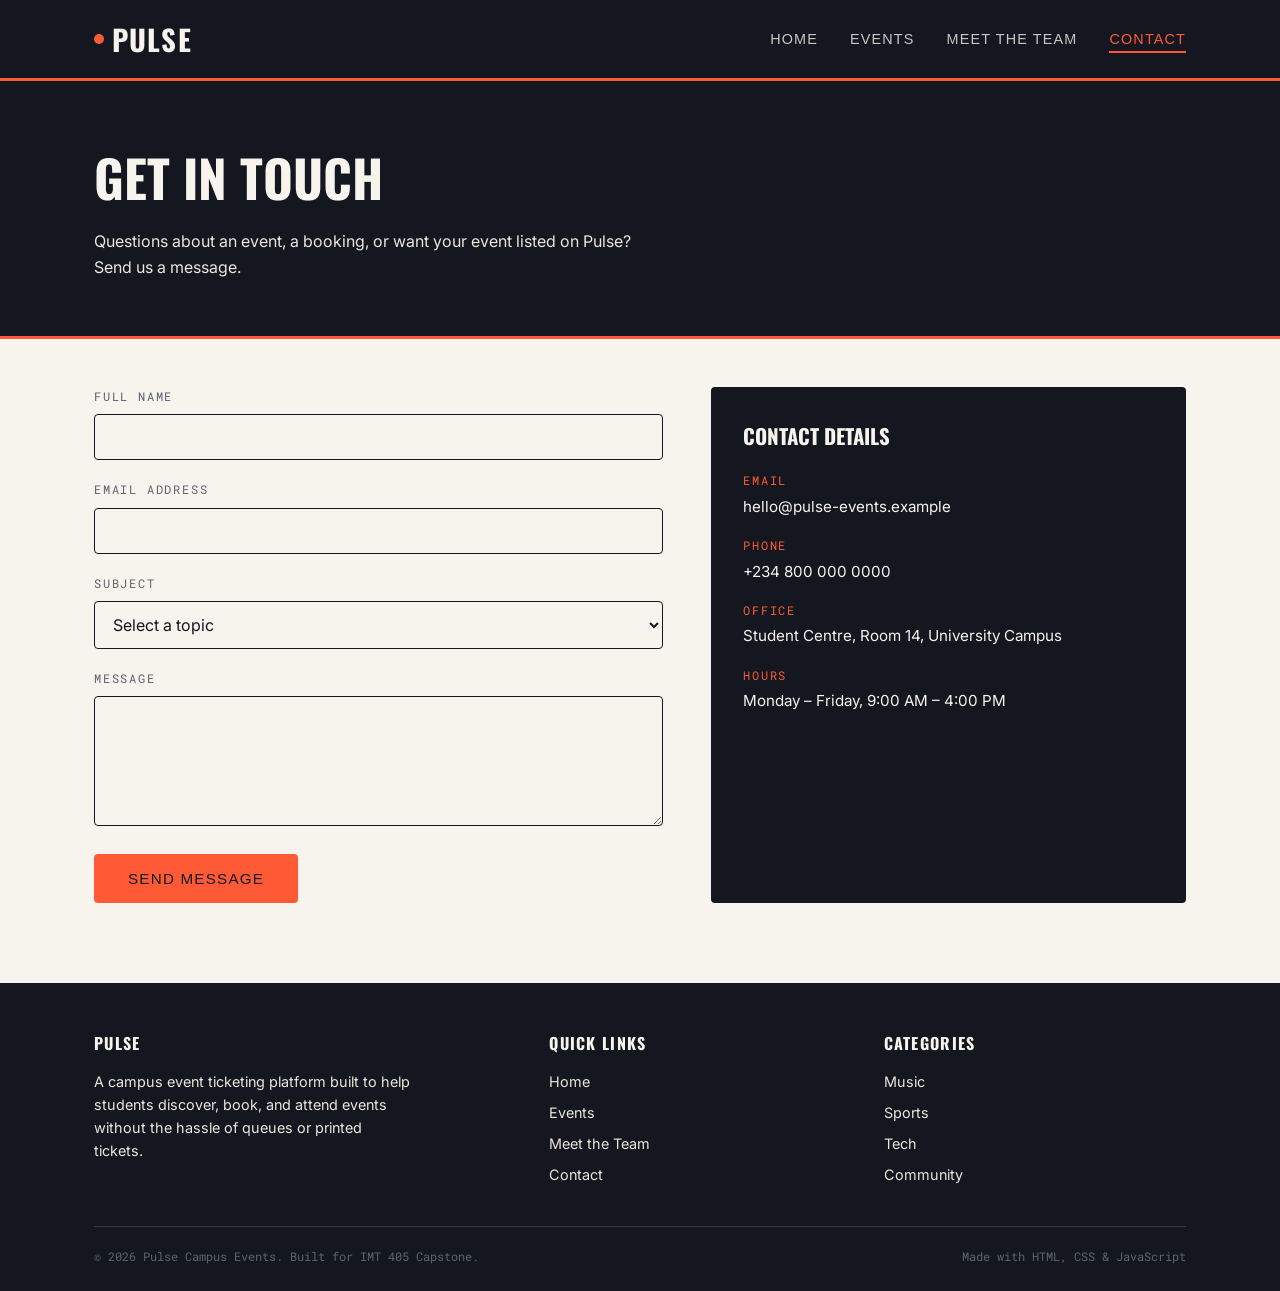
<file: contact.html>
<!DOCTYPE html>
<html lang="en">
<head>
  <meta charset="UTF-8">
  <meta name="viewport" content="width=device-width, initial-scale=1.0">
  <title>Contact — Pulse</title>
  <link rel="preconnect" href="https://fonts.googleapis.com">
  <link href="https://fonts.googleapis.com/css2?family=Oswald:wght@500;600;700&family=Inter:wght@400;500;600&family=Roboto+Mono:wght@400;500&display=swap" rel="stylesheet">
  <link rel="stylesheet" href="css/style.css">
</head>
<body>

  <header class="site-header">
    <nav class="nav">
      <a href="index.html" class="logo"><span class="dot"></span>Pulse</a>
      <button class="nav-toggle" aria-label="Toggle navigation" aria-expanded="false">☰</button>
      <ul class="nav-links">
        <li><a href="index.html">Home</a></li>
        <li><a href="events.html">Events</a></li>
        <li><a href="team.html">Meet the Team</a></li>
        <li><a href="contact.html" class="active">Contact</a></li>
      </ul>
    </nav>
  </header>

  <div class="page-hero">
    <div class="container">
      <h1>Get in Touch</h1>
      <p>Questions about an event, a booking, or want your event listed on Pulse? Send us a message.</p>
    </div>
  </div>

  <main class="container" style="padding-top:48px; padding-bottom:80px;">
    <div class="form-grid">
      <div>
        <div class="form-success" id="form-success">
          Thanks — your message has been sent. We'll get back to you within two working days.
        </div>

        <form id="contact-form" novalidate>
          <div class="field" id="field-name">
            <label for="name">Full name</label>
            <input type="text" id="name" name="name" required>
            <span class="error">Please enter your name.</span>
          </div>

          <div class="field" id="field-email">
            <label for="email">Email address</label>
            <input type="email" id="email" name="email" required>
            <span class="error">Please enter a valid email address.</span>
          </div>

          <div class="field" id="field-subject">
            <label for="subject">Subject</label>
            <select id="subject" name="subject" required>
              <option value="">Select a topic</option>
              <option value="booking">Booking enquiry</option>
              <option value="event">List my event</option>
              <option value="feedback">Feedback</option>
              <option value="other">Other</option>
            </select>
            <span class="error">Please choose a subject.</span>
          </div>

          <div class="field" id="field-message">
            <label for="message">Message</label>
            <textarea id="message" name="message" required></textarea>
            <span class="error">Please enter a message (at least 10 characters).</span>
          </div>

          <button type="submit" class="btn btn-primary">Send Message</button>
        </form>
      </div>

      <div class="contact-info-card">
        <h3>Contact Details</h3>
        <div class="info-item">
          <span class="info-label">Email</span>
          hello@pulse-events.example
        </div>
        <div class="info-item">
          <span class="info-label">Phone</span>
          +234 800 000 0000
        </div>
        <div class="info-item">
          <span class="info-label">Office</span>
          Student Centre, Room 14, University Campus
        </div>
        <div class="info-item">
          <span class="info-label">Hours</span>
          Monday – Friday, 9:00 AM – 4:00 PM
        </div>
      </div>
    </div>
  </main>

  <footer class="site-footer">
    <div class="container">
      <div class="footer-grid">
        <div>
          <h4>Pulse</h4>
          <p style="font-size:0.9rem; max-width:320px;">A campus event ticketing platform built to help students discover, book, and attend events without the hassle of queues or printed tickets.</p>
        </div>
        <div>
          <h4>Quick Links</h4>
          <ul>
            <li><a href="index.html">Home</a></li>
            <li><a href="events.html">Events</a></li>
            <li><a href="team.html">Meet the Team</a></li>
            <li><a href="contact.html">Contact</a></li>
          </ul>
        </div>
        <div>
          <h4>Categories</h4>
          <ul>
            <li><a href="events.html?cat=Music">Music</a></li>
            <li><a href="events.html?cat=Sports">Sports</a></li>
            <li><a href="events.html?cat=Tech">Tech</a></li>
            <li><a href="events.html?cat=Community">Community</a></li>
          </ul>
        </div>
      </div>
      <div class="footer-bottom">
        <span>&copy; 2026 Pulse Campus Events. Built for IMT 405 Capstone.</span>
        <span>Made with HTML, CSS &amp; JavaScript</span>
      </div>
    </div>
  </footer>

  <script src="js/main.js"></script>
  <script>
    const form = document.getElementById("contact-form");
    const successBox = document.getElementById("form-success");

    function validateField(id, condition) {
      const field = document.getElementById("field-" + id);
      if (condition) {
        field.classList.remove("invalid");
        return true;
      } else {
        field.classList.add("invalid");
        return false;
      }
    }

    form.addEventListener("submit", (e) => {
      e.preventDefault();

      const name = document.getElementById("name").value.trim();
      const email = document.getElementById("email").value.trim();
      const subject = document.getElementById("subject").value;
      const message = document.getElementById("message").value.trim();

      const emailPattern = /^[^\s@]+@[^\s@]+\.[^\s@]+$/;

      const validName = validateField("name", name.length > 0);
      const validEmail = validateField("email", emailPattern.test(email));
      const validSubject = validateField("subject", subject !== "");
      const validMessage = validateField("message", message.length >= 10);

      if (validName && validEmail && validSubject && validMessage) {
        successBox.classList.add("show");
        form.reset();
        successBox.scrollIntoView({ behavior: "smooth", block: "center" });
      } else {
        successBox.classList.remove("show");
      }
    });
  </script>
</body>
</html>
</file>
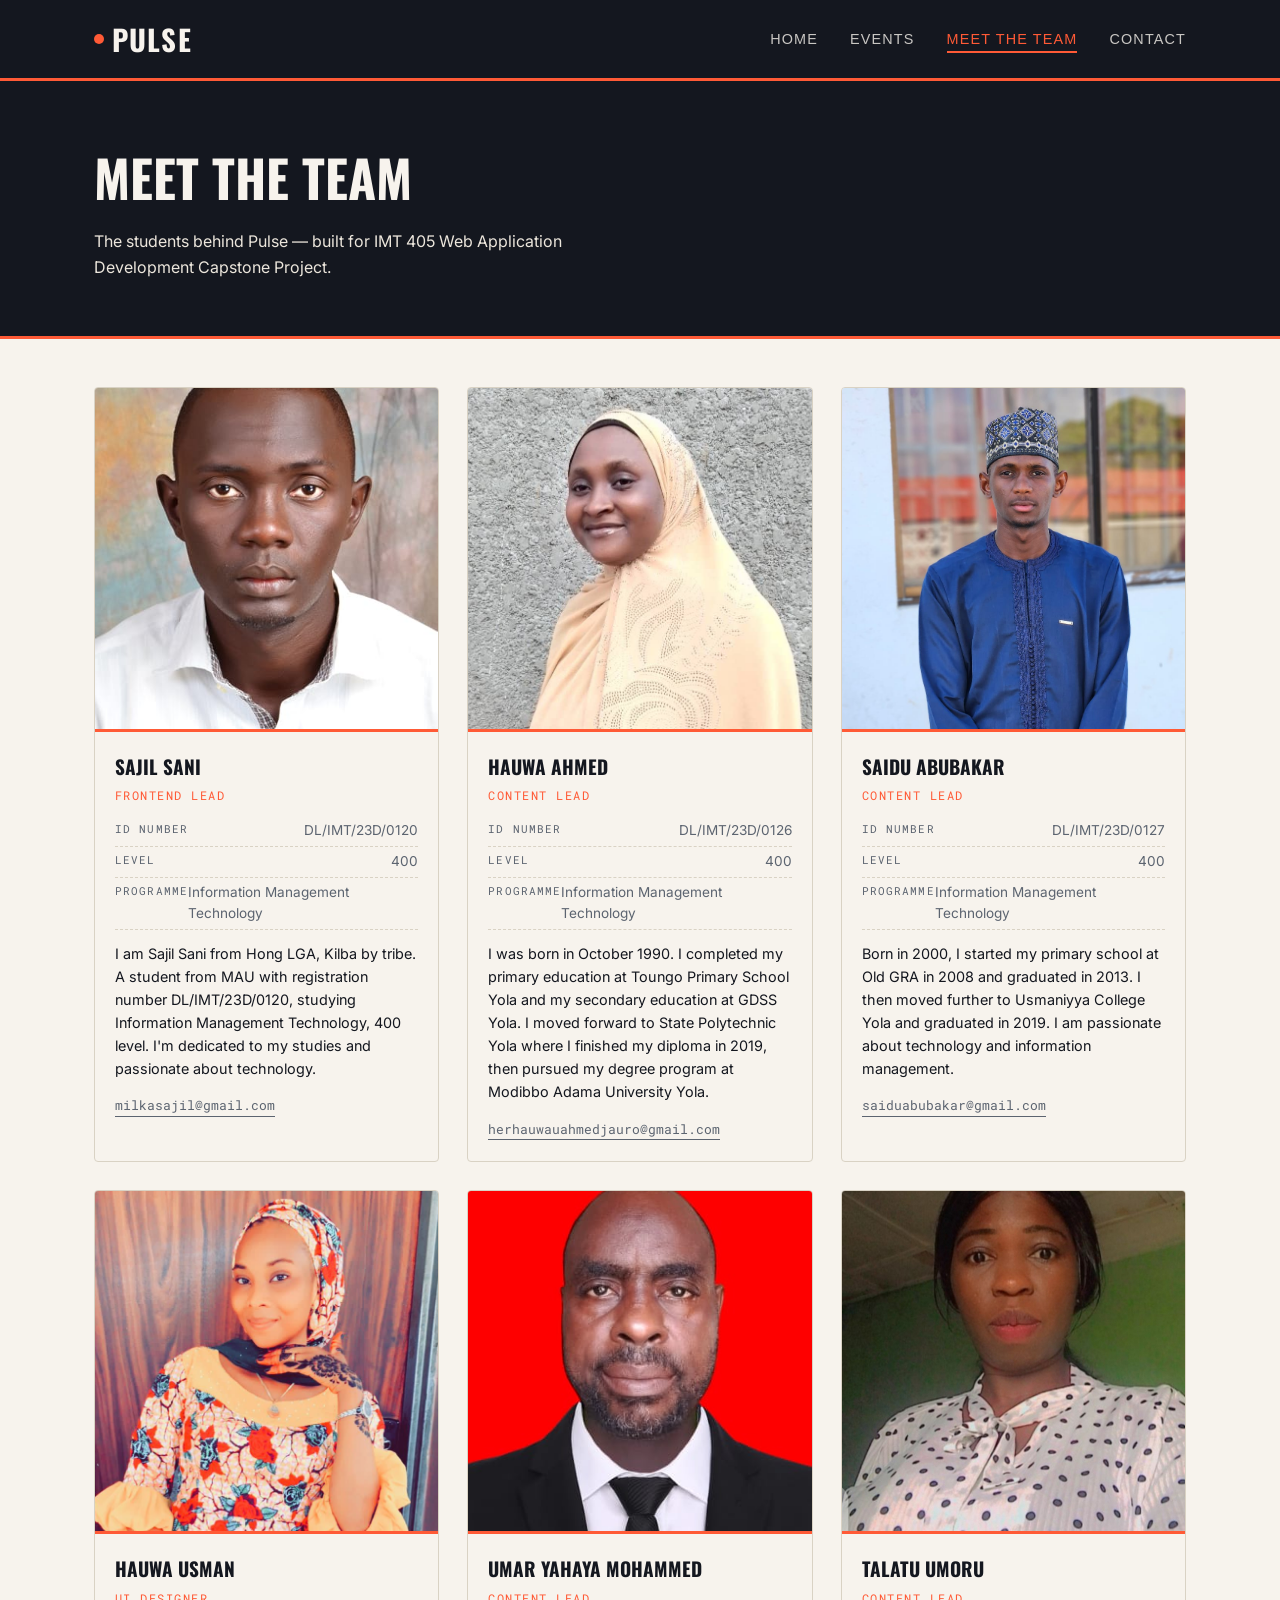
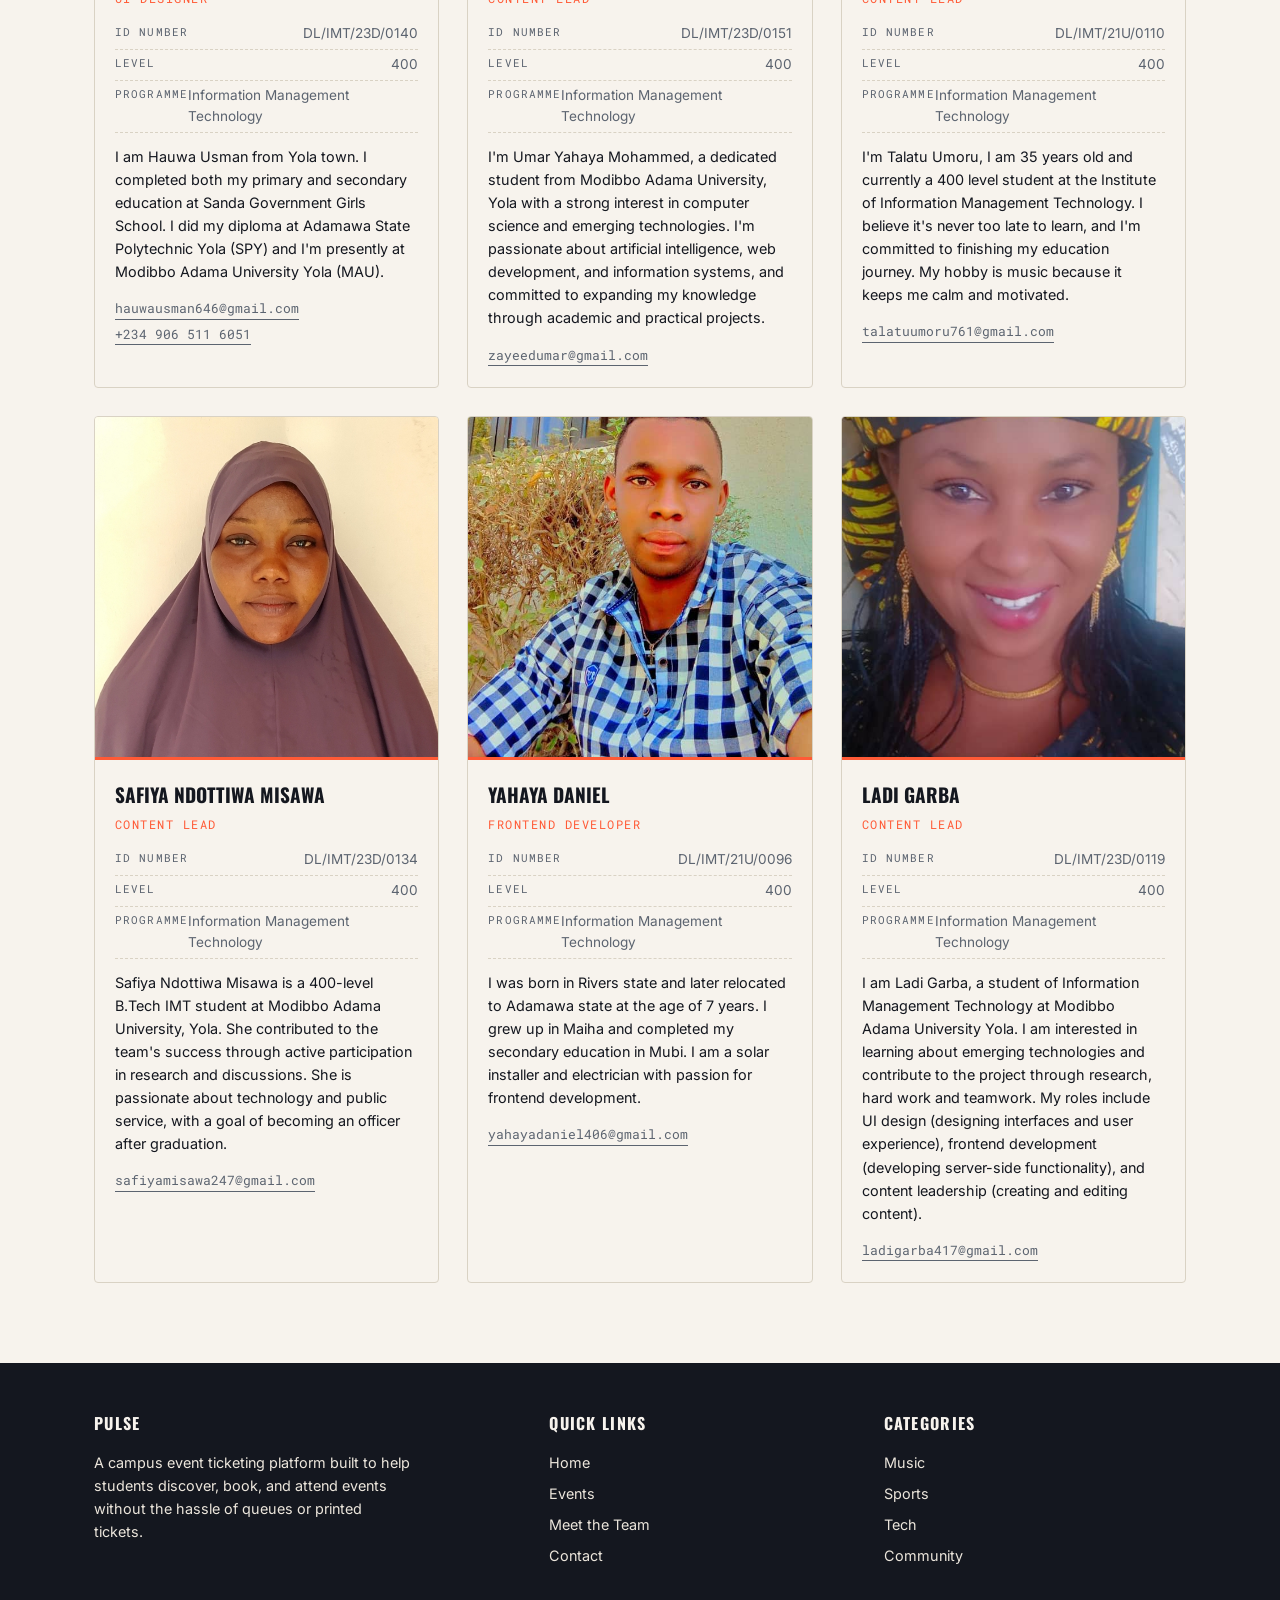
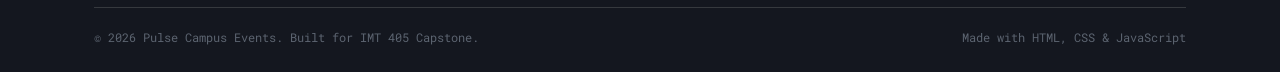
<file: team.html>
<!DOCTYPE html>
<html lang="en">
<head>
  <meta charset="UTF-8">
  <meta name="viewport" content="width=device-width, initial-scale=1.0">
  <title>Meet the Team — Pulse</title>
  <link rel="preconnect" href="https://fonts.googleapis.com">
  <link href="https://fonts.googleapis.com/css2?family=Oswald:wght@500;600;700&family=Inter:wght@400;500;600&family=Roboto+Mono:wght@400;500&display=swap" rel="stylesheet">
  <link rel="stylesheet" href="css/style.css">
</head>
<body>

  <header class="site-header">
    <nav class="nav">
      <a href="index.html" class="logo"><span class="dot"></span>Pulse</a>
      <button class="nav-toggle" aria-label="Toggle navigation" aria-expanded="false">☰</button>
      <ul class="nav-links">
        <li><a href="index.html">Home</a></li>
        <li><a href="events.html">Events</a></li>
        <li><a href="team.html" class="active">Meet the Team</a></li>
        <li><a href="contact.html">Contact</a></li>
      </ul>
    </nav>
  </header>

  <div class="page-hero">
    <div class="container">
      <h1>Meet the Team</h1>
      <p>The students behind Pulse — built for IMT 405 Web Application Development Capstone Project.</p>
    </div>
  </div>

  <main class="container" style="padding-top:48px; padding-bottom:80px;">

    <!--
      INSTRUCTIONS FOR EACH GROUP MEMBER:
      1. Replace the placeholder text in <h3>, .role, dl items, .bio, and .links
      2. Replace the <div class="placeholder"> with:
         <img src="images/your-photo.jpg" alt="Photo of [Full Name]">
      3. Duplicate the whole .team-card block for each additional member (5–10 total)
    -->

    <div class="team-grid">

      <!-- Member 1 -->
         <article class="team-card">
        <div class="photo">
          <img src="images/sajil.jpeg" alt="Photo of Sajil Sani">
        </div>
        <div class="info">
          <h3>Sajil Sani</h3>
          <p class="role">Frontend Lead</p>
          <dl>
            <div><span>ID Number</span><span>DL/IMT/23D/0120</span></div>
            <div><span>Level</span><span>400</span></div>
            <div><span>Programme</span><span>Information Management Technology</span></div>
          </dl>
          <p class="bio">I am Sajil Sani from Hong LGA, Kilba by tribe. A student from MAU with registration number DL/IMT/23D/0120, studying Information Management Technology, 400 level. I'm dedicated to my studies and passionate about technology.</p>
          <div class="links">
            <a href="mailto:milkasajil@gmail.com">milkasajil@gmail.com</a>
          </div>
        </div>
      </article>
      
      <article class="team-card">
        <div class="photo">
          <img src="images/hauwa-ahamed.jpeg" alt="Photo of Hauwa Ahmed">
        </div>
        <div class="info">
          <h3>Hauwa Ahmed</h3>
          <p class="role">Content Lead</p>
          <dl>
            <div><span>ID Number</span><span>DL/IMT/23D/0126</span></div>
            <div><span>Level</span><span>400</span></div>
            <div><span>Programme</span><span>Information Management Technology</span></div>
          </dl>
          <p class="bio">I was born in October 1990. I completed my primary education at Toungo Primary School Yola and my secondary education at GDSS Yola. I moved forward to State Polytechnic Yola where I finished my diploma in 2019, then pursued my degree program at Modibbo Adama University Yola.</p>
          <div class="links">
            <a href="mailto:herhauwauahmedjauro@gmail.com">herhauwauahmedjauro@gmail.com</a>
          </div>
        </div>
      </article>

      <!-- Member 2 -->
      <article class="team-card">
        <div class="photo">
          <img src="images/saidu-abubakar.jpeg" alt="Photo of Saidu Abubakar">
        </div>
        <div class="info">
          <h3>Saidu Abubakar</h3>
          <p class="role">Content Lead</p>
          <dl>
            <div><span>ID Number</span><span>DL/IMT/23D/0127</span></div>
            <div><span>Level</span><span>400</span></div>
            <div><span>Programme</span><span>Information Management Technology</span></div>
          </dl>
          <p class="bio">Born in 2000, I started my primary school at Old GRA in 2008 and graduated in 2013. I then moved further to Usmaniyya College Yola and graduated in 2019. I am passionate about technology and information management.</p>
          <div class="links">
            <a href="mailto:saiduabubakar@gmail.com">saiduabubakar@gmail.com</a>
          </div>
        </div>
      </article>

      <!-- Member 3 -->
      <article class="team-card">
        <div class="photo">
          <img src="images/hauwa-usman.jpeg" alt="Photo of Hauwa Usman">
        </div>
        <div class="info">
          <h3>Hauwa Usman</h3>
          <p class="role">UI Designer</p>
          <dl>
            <div><span>ID Number</span><span>DL/IMT/23D/0140</span></div>
            <div><span>Level</span><span>400</span></div>
            <div><span>Programme</span><span>Information Management Technology</span></div>
          </dl>
          <p class="bio">I am Hauwa Usman from Yola town. I completed both my primary and secondary education at Sanda Government Girls School. I did my diploma at Adamawa State Polytechnic Yola (SPY) and I'm presently at Modibbo Adama University Yola (MAU).</p>
          <div class="links">
            <a href="mailto:hauwausman646@gmail.com">hauwausman646@gmail.com</a>
            <a href="tel:+2349065116051">+234 906 511 6051</a>
          </div>
        </div>
      </article>

      <!-- Member 4 -->
      <article class="team-card">
        <div class="photo">
          <img src="images/uamr-yahaya.jpeg" alt="Photo of Umar Yahaya Mohammed">
        </div>
        <div class="info">
          <h3>Umar Yahaya Mohammed</h3>
          <p class="role">Content Lead</p>
          <dl>
            <div><span>ID Number</span><span>DL/IMT/23D/0151</span></div>
            <div><span>Level</span><span>400</span></div>
            <div><span>Programme</span><span>Information Management Technology</span></div>
          </dl>
          <p class="bio">I'm Umar Yahaya Mohammed, a dedicated student from Modibbo Adama University, Yola with a strong interest in computer science and emerging technologies. I'm passionate about artificial intelligence, web development, and information systems, and committed to expanding my knowledge through academic and practical projects.</p>
          <div class="links">
            <a href="mailto:zayeedumar@gmail.com">zayeedumar@gmail.com</a>
          </div>
        </div>
      </article>

      <!-- Member 5 -->
      <article class="team-card">
        <div class="photo">
          <img src="images/talatu.jpeg" alt="Photo of Talatu Umoru">
        </div>
        <div class="info">
          <h3>Talatu Umoru</h3>
          <p class="role">Content Lead</p>
          <dl>
            <div><span>ID Number</span><span>DL/IMT/21U/0110</span></div>
            <div><span>Level</span><span>400</span></div>
            <div><span>Programme</span><span>Information Management Technology 
              </span></div>
          </dl>
          <p class="bio">I'm Talatu Umoru, I am 35 years old and currently a 400 level student at the Institute of Information Management Technology. I believe it's never too late to learn, and I'm committed to finishing my education journey. My hobby is music because it keeps me calm and motivated.</p>
          <div class="links">
            <a href="mailto:talatuumoru761@gmail.com">talatuumoru761@gmail.com</a>
          </div>
        </div>
      </article>

      <!-- Member 6 -->
      <article class="team-card">
        <div class="photo">
          <img src="images/safiya.jpeg" alt="Photo of Safiya Ndottiwa Misawa">
        </div>
        <div class="info">
          <h3>Safiya Ndottiwa Misawa</h3>
          <p class="role">Content Lead</p>
          <dl>
            <div><span>ID Number</span><span>DL/IMT/23D/0134</span></div>
            <div><span>Level</span><span>400</span></div>
            <div><span>Programme</span><span>Information Management Technology</span></div>
          </dl>
          <p class="bio">Safiya Ndottiwa Misawa is a 400-level B.Tech IMT student at Modibbo Adama University, Yola. She contributed to the team's success through active participation in research and discussions. She is passionate about technology and public service, with a goal of becoming an officer after graduation.</p>
          <div class="links">
            <a href="mailto:safiyamisawa247@gmail.com">safiyamisawa247@gmail.com</a>
          </div>
        </div>
      </article>

    

      <!-- Member 8 -->
      <article class="team-card">
        <div class="photo">
          <img src="images/yahya-daniel.jpeg" alt="Photo of Yahaya Daniel">
        </div>
        <div class="info">
          <h3>Yahaya Daniel</h3>
          <p class="role">Frontend Developer</p>
          <dl>
            <div><span>ID Number</span><span>DL/IMT/21U/0096</span></div>
            <div><span>Level</span><span>400</span></div>
            <div><span>Programme</span><span>Information Management Technology</span></div>
          </dl>
          <p class="bio">I was born in Rivers state and later relocated to Adamawa state at the age of 7 years. I grew up in Maiha and completed my secondary education in Mubi. I am a solar installer and electrician with passion for frontend development.</p>
          <div class="links">
             <a href="mailto:yahayadaniel406@gmail.com">yahayadaniel406@gmail.com</a>
           
          </div>
        </div>
      </article>

      <!-- Member 9 -->
      <article class="team-card">
        <div class="photo">
                    <img src="images/ladi.jpeg" alt="Photo of Yahaya Daniel">

        </div>
        <div class="info">
          <h3>Ladi Garba</h3>
          <p class="role">Content Lead</p>
          <dl>
            <div><span>ID Number</span><span>DL/IMT/23D/0119</span></div>
            <div><span>Level</span><span>400</span></div>
            <div><span>Programme</span><span>Information Management Technology</span></div>
          </dl>
          <p class="bio">I am Ladi Garba, a student of Information Management Technology at Modibbo Adama University Yola. I am interested in learning about emerging technologies and contribute to the project through research, hard work and teamwork. My roles include UI design (designing interfaces and user experience), frontend development (developing server-side functionality), and content leadership (creating and editing content).</p>
          <div class="links">
            <a href="mailto:ladigarba417@gmail.com">ladigarba417@gmail.com</a>
          </div>
        </div>
      </article>

    </div>
  </main>

  <footer class="site-footer">
    <div class="container">
      <div class="footer-grid">
        <div>
          <h4>Pulse</h4>
          <p style="font-size:0.9rem; max-width:320px;">A campus event ticketing platform built to help students discover, book, and attend events without the hassle of queues or printed tickets.</p>
        </div>
        <div>
          <h4>Quick Links</h4>
          <ul>
            <li><a href="index.html">Home</a></li>
            <li><a href="events.html">Events</a></li>
            <li><a href="team.html">Meet the Team</a></li>
            <li><a href="contact.html">Contact</a></li>
          </ul>
        </div>
        <div>
          <h4>Categories</h4>
          <ul>
            <li><a href="events.html?cat=Music">Music</a></li>
            <li><a href="events.html?cat=Sports">Sports</a></li>
            <li><a href="events.html?cat=Tech">Tech</a></li>
            <li><a href="events.html?cat=Community">Community</a></li>
          </ul>
        </div>
      </div>
      <div class="footer-bottom">
        <span>&copy; 2026 Pulse Campus Events. Built for IMT 405 Capstone.</span>
        <span>Made with HTML, CSS &amp; JavaScript</span>
      </div>
    </div>
  </footer>

  <script src="js/main.js"></script>
</body>
</html>
</file>
<file: css/style.css>
/* ============================================
   PULSE — Event Ticketing
   Design tokens
   ============================================ */
:root {
  --ink: #14171F;
  --paper: #F7F3ED;
  --paper-dim: #ECE6DC;
  --coral: #FF5A36;
  --sage: #8FA98A;
  --slate: #5C6470;
  --line: #D9D2C4;

  --font-display: "Oswald", "Arial Narrow", sans-serif;
  --font-body: "Inter", "Helvetica Neue", Arial, sans-serif;
  --font-mono: "Roboto Mono", "Courier New", monospace;

  --radius: 4px;
  --maxw: 1140px;
}

@font-face {
  font-family: "Oswald";
  src: local("Oswald");
}

* { margin: 0; padding: 0; box-sizing: border-box; }

html { scroll-behavior: smooth; }

body {
  font-family: var(--font-body);
  background: var(--paper);
  color: var(--ink);
  line-height: 1.6;
  -webkit-font-smoothing: antialiased;
}

img { max-width: 100%; display: block; }

a { color: inherit; }

.container {
  max-width: var(--maxw);
  margin: 0 auto;
  padding: 0 24px;
}

/* ============================================
   Header / Nav
   ============================================ */
.site-header {
  position: sticky;
  top: 0;
  z-index: 100;
  background: var(--ink);
  color: var(--paper);
  border-bottom: 3px solid var(--coral);
}

.nav {
  display: flex;
  align-items: center;
  justify-content: space-between;
  padding: 16px 24px;
  max-width: var(--maxw);
  margin: 0 auto;
}

.logo {
  font-family: var(--font-display);
  font-size: 1.8rem;
  font-weight: 700;
  letter-spacing: 0.04em;
  text-decoration: none;
  color: var(--paper);
  text-transform: uppercase;
  display: flex;
  align-items: center;
  gap: 8px;
}

.logo .dot {
  width: 10px;
  height: 10px;
  background: var(--coral);
  border-radius: 50%;
  display: inline-block;
}

.nav-links {
  display: flex;
  gap: 32px;
  list-style: none;
  font-family: var(--font-display);
  text-transform: uppercase;
  font-size: 0.9rem;
  letter-spacing: 0.08em;
}

.nav-links a {
  text-decoration: none;
  color: var(--paper);
  opacity: 0.8;
  transition: opacity 0.2s, color 0.2s;
  padding: 4px 0;
  border-bottom: 2px solid transparent;
}

.nav-links a:hover,
.nav-links a:focus-visible,
.nav-links a.active {
  opacity: 1;
  color: var(--coral);
  border-bottom-color: var(--coral);
}

.nav-toggle {
  display: none;
  background: none;
  border: 2px solid var(--paper);
  color: var(--paper);
  font-size: 1.4rem;
  padding: 6px 10px;
  border-radius: var(--radius);
  cursor: pointer;
}

/* ============================================
   Buttons
   ============================================ */
.btn {
  display: inline-block;
  font-family: var(--font-display);
  text-transform: uppercase;
  letter-spacing: 0.08em;
  font-size: 0.95rem;
  padding: 14px 32px;
  border-radius: var(--radius);
  text-decoration: none;
  border: 2px solid transparent;
  cursor: pointer;
  transition: transform 0.15s ease, box-shadow 0.15s ease, background 0.15s ease;
}

.btn-primary {
  background: var(--coral);
  color: var(--ink);
}

.btn-primary:hover,
.btn-primary:focus-visible {
  transform: translateY(-2px);
  box-shadow: 4px 4px 0 var(--ink);
}

.btn-secondary {
  background: transparent;
  color: var(--paper);
  border-color: var(--paper);
}

.btn-secondary:hover,
.btn-secondary:focus-visible {
  background: var(--paper);
  color: var(--ink);
}

.btn-outline {
  background: transparent;
  color: var(--ink);
  border-color: var(--ink);
}

.btn-outline:hover,
.btn-outline:focus-visible {
  background: var(--ink);
  color: var(--paper);
}

.btn:focus-visible {
  outline: 3px solid var(--sage);
  outline-offset: 2px;
}

/* ============================================
   Hero
   ============================================ */
.hero {
  background: var(--ink);
  color: var(--paper);
  padding: 80px 0 100px;
  position: relative;
  overflow: hidden;
}

.hero::after {
  content: "";
  position: absolute;
  right: -120px;
  top: -120px;
  width: 360px;
  height: 360px;
  border: 2px dashed rgba(255, 90, 54, 0.35);
  border-radius: 50%;
}

.hero-inner {
  display: grid;
  grid-template-columns: 1.2fr 1fr;
  gap: 48px;
  align-items: center;
  position: relative;
  z-index: 1;
}

.eyebrow {
  font-family: var(--font-mono);
  text-transform: uppercase;
  letter-spacing: 0.25em;
  font-size: 0.8rem;
  color: var(--sage);
  margin-bottom: 16px;
  display: block;
}

.hero h1 {
  font-family: var(--font-display);
  font-size: clamp(2.6rem, 6vw, 4.8rem);
  line-height: 1.05;
  text-transform: uppercase;
  font-weight: 700;
  letter-spacing: 0.01em;
}

.hero h1 span {
  color: var(--coral);
}

.hero p.lead {
  margin-top: 24px;
  font-size: 1.15rem;
  max-width: 480px;
  color: var(--paper-dim);
}

.hero-actions {
  margin-top: 36px;
  display: flex;
  gap: 16px;
  flex-wrap: wrap;
}

/* Hero ticket stub illustration */
.hero-stub {
  background: var(--paper);
  color: var(--ink);
  border-radius: var(--radius);
  position: relative;
  display: flex;
  box-shadow: 0 20px 50px rgba(0,0,0,0.35);
  transform: rotate(-3deg);
}

.hero-stub:hover { transform: rotate(0deg); transition: transform 0.3s ease; }

.stub-main {
  flex: 1;
  padding: 28px;
}

.stub-main .stub-event {
  font-family: var(--font-display);
  text-transform: uppercase;
  font-size: 1.5rem;
  line-height: 1.15;
}

.stub-main .stub-meta {
  margin-top: 12px;
  font-family: var(--font-mono);
  font-size: 0.85rem;
  color: var(--slate);
}

.stub-main .stub-meta div { margin-bottom: 4px; }

.stub-perf {
  width: 90px;
  border-left: 2px dashed var(--line);
  display: flex;
  align-items: center;
  justify-content: center;
  position: relative;
  padding: 16px 8px;
}

.stub-perf::before,
.stub-perf::after {
  content: "";
  position: absolute;
  width: 22px;
  height: 22px;
  background: var(--ink);
  border-radius: 50%;
  left: -11px;
}

.stub-perf::before { top: -11px; }
.stub-perf::after { bottom: -11px; }

.stub-perf span {
  font-family: var(--font-display);
  writing-mode: vertical-rl;
  text-transform: uppercase;
  letter-spacing: 0.2em;
  font-size: 0.85rem;
  color: var(--coral);
}

/* ============================================
   Section basics
   ============================================ */
section { padding: 72px 0; }

.section-head {
  margin-bottom: 40px;
  max-width: 640px;
}

.section-head .eyebrow { color: var(--coral); }

.section-head h2 {
  font-family: var(--font-display);
  text-transform: uppercase;
  font-size: clamp(1.8rem, 4vw, 2.6rem);
  letter-spacing: 0.02em;
}

.section-head p {
  margin-top: 12px;
  color: var(--slate);
  font-size: 1.05rem;
}

.section-alt {
  background: var(--paper-dim);
}

/* ============================================
   Stats strip
   ============================================ */
.stats {
  display: grid;
  grid-template-columns: repeat(4, 1fr);
  border-top: 1px solid var(--line);
  border-bottom: 1px solid var(--line);
}

.stat {
  padding: 28px 16px;
  text-align: center;
  border-left: 1px solid var(--line);
}

.stat:first-child { border-left: none; }

.stat .num {
  font-family: var(--font-display);
  font-size: 2.4rem;
  color: var(--coral);
}

.stat .label {
  font-family: var(--font-mono);
  font-size: 0.78rem;
  text-transform: uppercase;
  letter-spacing: 0.15em;
  color: var(--slate);
  margin-top: 6px;
}

/* ============================================
   Event ticket cards
   ============================================ */
.event-grid {
  display: grid;
  grid-template-columns: repeat(auto-fit, minmax(300px, 1fr));
  gap: 28px;
}

.ticket-card {
  background: var(--paper);
  border: 1px solid var(--line);
  border-radius: var(--radius);
  display: flex;
  flex-direction: column;
  overflow: hidden;
  transition: transform 0.2s ease, box-shadow 0.2s ease;
}

.ticket-card:hover {
  transform: translateY(-4px);
  box-shadow: 0 12px 24px rgba(20,23,31,0.12);
}

.ticket-card .card-img {
  height: 170px;
  background: var(--ink);
  background-size: cover;
  background-position: center;
  background-repeat: no-repeat;
  display: flex;
  align-items: center;
  justify-content: center;
  position: relative;
}

.ticket-card .card-img .cat-tag {
  position: absolute;
  top: 12px;
  left: 12px;
  background: var(--coral);
  color: var(--ink);
  font-family: var(--font-mono);
  font-size: 0.7rem;
  text-transform: uppercase;
  letter-spacing: 0.15em;
  padding: 4px 10px;
  border-radius: var(--radius);
}



.ticket-card .card-body {
  padding: 20px 22px 22px;
  flex: 1;
  display: flex;
  flex-direction: column;
}

.ticket-card .card-body h3 {
  font-family: var(--font-display);
  text-transform: uppercase;
  font-size: 1.25rem;
  margin-bottom: 6px;
}

.ticket-card .card-meta {
  font-family: var(--font-mono);
  font-size: 0.8rem;
  color: var(--slate);
  margin-bottom: 10px;
}

.ticket-card .card-desc {
  font-size: 0.92rem;
  color: var(--slate);
  flex: 1;
}

.ticket-card .card-footer {
  display: flex;
  align-items: center;
  justify-content: space-between;
  margin-top: 16px;
  padding-top: 16px;
  border-top: 1px dashed var(--line);
}

.ticket-card .price {
  font-family: var(--font-display);
  font-size: 1.3rem;
  color: var(--coral);
}

.ticket-card .price.free {
  color: var(--sage);
}

.ticket-card.event-inactive {
  opacity: 0.72;
}

.ticket-card .status-tag {
  position: absolute;
  top: 12px;
  right: 12px;
  background: var(--paper);
  color: var(--ink);
  font-family: var(--font-mono);
  font-size: 0.7rem;
  text-transform: uppercase;
  letter-spacing: 0.1em;
  padding: 4px 10px;
  border-radius: var(--radius);
}

.unavailable-label {
  font-family: var(--font-mono);
  color: var(--slate);
  font-size: 0.78rem;
  text-transform: uppercase;
}

.card-admin-actions {
  display: flex;
  gap: 8px;
  flex-wrap: wrap;
  margin-top: 12px;
}

.admin-btn {
  background: transparent;
  border: 1px solid var(--slate);
  border-radius: var(--radius);
  color: var(--slate);
  cursor: pointer;
  font-family: var(--font-mono);
  font-size: 0.72rem;
  padding: 7px 10px;
  text-transform: uppercase;
}

.admin-btn:hover,
.admin-btn:focus-visible {
  border-color: var(--ink);
  color: var(--ink);
}

.admin-btn-danger {
  border-color: var(--coral);
  color: var(--coral);
}

/* ============================================
   Event management
   ============================================ */
.event-manager {
  background: var(--paper-dim);
  border: 1px solid var(--line);
  border-radius: var(--radius);
  margin-bottom: 40px;
  padding: 28px;
}

.manager-heading {
  display: flex;
  align-items: center;
  justify-content: space-between;
  gap: 24px;
}

.manager-heading .eyebrow {
  color: var(--coral);
  margin-bottom: 6px;
}

.manager-heading h2 {
  font-family: var(--font-display);
  font-size: 1.8rem;
  text-transform: uppercase;
}

.manager-heading p {
  color: var(--slate);
}

.event-form {
  border-top: 1px solid var(--line);
  margin-top: 24px;
  padding-top: 24px;
}

.event-form-grid {
  display: grid;
  grid-template-columns: repeat(2, 1fr);
  gap: 0 20px;
}

.event-description-field {
  grid-column: 1 / -1;
}

.event-form-actions {
  display: flex;
  gap: 12px;
  flex-wrap: wrap;
}

.manager-message {
  color: var(--sage);
  display: none;
  font-family: var(--font-mono);
  margin-top: 16px;
}

.manager-message.show {
  display: block;
}

/* ============================================
   Filter bar
   ============================================ */
.filter-bar {
  display: flex;
  flex-wrap: wrap;
  gap: 12px;
  margin-bottom: 32px;
}

.filter-btn {
  font-family: var(--font-mono);
  text-transform: uppercase;
  font-size: 0.78rem;
  letter-spacing: 0.12em;
  padding: 10px 18px;
  border-radius: 999px;
  border: 1px solid var(--ink);
  background: transparent;
  cursor: pointer;
  transition: all 0.15s ease;
}

.filter-btn:hover,
.filter-btn:focus-visible {
  background: var(--ink);
  color: var(--paper);
}

.filter-btn.active {
  background: var(--coral);
  border-color: var(--coral);
  color: var(--ink);
}

.search-row {
  display: flex;
  gap: 12px;
  margin-bottom: 24px;
  flex-wrap: wrap;
}

.search-row input {
  flex: 1;
  min-width: 220px;
  font-family: var(--font-body);
  font-size: 1rem;
  padding: 12px 16px;
  border: 1px solid var(--ink);
  border-radius: var(--radius);
  background: var(--paper);
}

.search-row input:focus-visible {
  outline: 3px solid var(--sage);
  outline-offset: 1px;
}

.no-results {
  font-family: var(--font-mono);
  color: var(--slate);
  text-align: center;
  padding: 48px 0;
  display: none;
}

.no-results.show { display: block; }

/* ============================================
   How it works (steps)
   ============================================ */
.steps {
  display: grid;
  grid-template-columns: repeat(auto-fit, minmax(220px, 1fr));
  gap: 24px;
}

.step {
  position: relative;
  padding: 28px 22px;
  background: var(--paper);
  border: 1px solid var(--line);
  border-radius: var(--radius);
}

.step .step-num {
  font-family: var(--font-display);
  font-size: 2.6rem;
  color: var(--line);
  position: absolute;
  top: 8px;
  right: 16px;
  line-height: 1;
}

.step h4 {
  font-family: var(--font-display);
  text-transform: uppercase;
  font-size: 1.05rem;
  margin-bottom: 8px;
  position: relative;
  z-index: 1;
}

.step p {
  color: var(--slate);
  font-size: 0.92rem;
  position: relative;
  z-index: 1;
}

/* ============================================
   Modal (ticket purchase)
   ============================================ */
.modal-overlay {
  position: fixed;
  inset: 0;
  background: rgba(20, 23, 31, 0.6);
  display: none;
  align-items: center;
  justify-content: center;
  z-index: 1000;
  padding: 20px;
}

.modal-overlay.open { display: flex; }

.modal {
  background: var(--paper);
  border-radius: var(--radius);
  max-width: 460px;
  width: 100%;
  padding: 32px;
  position: relative;
  max-height: 90vh;
  overflow-y: auto;
}

.modal h3 {
  font-family: var(--font-display);
  text-transform: uppercase;
  font-size: 1.4rem;
  margin-bottom: 4px;
}

.modal .modal-sub {
  font-family: var(--font-mono);
  font-size: 0.8rem;
  color: var(--slate);
  margin-bottom: 20px;
}

.modal-close {
  position: absolute;
  top: 16px;
  right: 16px;
  background: none;
  border: none;
  font-size: 1.4rem;
  cursor: pointer;
  line-height: 1;
  color: var(--ink);
}

.modal-close:focus-visible {
  outline: 2px solid var(--sage);
}

.qty-row {
  display: flex;
  align-items: center;
  justify-content: space-between;
  border: 1px solid var(--line);
  border-radius: var(--radius);
  padding: 12px 16px;
  margin-bottom: 18px;
}

.qty-controls {
  display: flex;
  align-items: center;
  gap: 12px;
}

.qty-controls button {
  width: 32px;
  height: 32px;
  border-radius: 50%;
  border: 1px solid var(--ink);
  background: var(--paper);
  font-size: 1.1rem;
  cursor: pointer;
}

.qty-controls button:hover { background: var(--ink); color: var(--paper); }

.qty-total {
  display: flex;
  justify-content: space-between;
  font-family: var(--font-display);
  font-size: 1.3rem;
  margin: 16px 0 22px;
  padding-top: 16px;
  border-top: 1px dashed var(--line);
}

.qty-total .amount { color: var(--coral); }

.confirm-box {
  display: none;
  text-align: center;
  padding: 24px 0;
}

.confirm-box.show { display: block; }

.confirm-box .check {
  font-size: 3rem;
  color: var(--sage);
  margin-bottom: 12px;
}

.confirm-box .ref {
  font-family: var(--font-mono);
  font-size: 0.85rem;
  color: var(--slate);
  margin-top: 8px;
}

/* ============================================
   Forms (Contact)
   ============================================ */
.form-grid {
  display: grid;
  grid-template-columns: 1.2fr 1fr;
  gap: 48px;
}

.field {
  margin-bottom: 20px;
}

.field label {
  display: block;
  font-family: var(--font-mono);
  text-transform: uppercase;
  font-size: 0.75rem;
  letter-spacing: 0.15em;
  margin-bottom: 8px;
  color: var(--slate);
}

.field input,
.field select,
.field textarea {
  width: 100%;
  font-family: var(--font-body);
  font-size: 1rem;
  padding: 12px 14px;
  border: 1px solid var(--ink);
  border-radius: var(--radius);
  background: var(--paper);
  color: var(--ink);
}

.field textarea { resize: vertical; min-height: 130px; }

.field input:focus-visible,
.field select:focus-visible,
.field textarea:focus-visible {
  outline: 3px solid var(--sage);
  outline-offset: 1px;
}

.field .error {
  color: var(--coral);
  font-size: 0.82rem;
  margin-top: 6px;
  display: none;
}

.field.invalid input,
.field.invalid select,
.field.invalid textarea {
  border-color: var(--coral);
}

.field.invalid .error { display: block; }

.form-success {
  display: none;
  background: var(--sage);
  color: var(--ink);
  padding: 16px 20px;
  border-radius: var(--radius);
  font-family: var(--font-mono);
  font-size: 0.9rem;
  margin-bottom: 20px;
}

.form-success.show { display: block; }

.contact-info-card {
  background: var(--ink);
  color: var(--paper);
  border-radius: var(--radius);
  padding: 32px;
}

.contact-info-card h3 {
  font-family: var(--font-display);
  text-transform: uppercase;
  margin-bottom: 20px;
  font-size: 1.3rem;
}

.contact-info-card .info-item {
  margin-bottom: 18px;
  font-size: 0.95rem;
}

.contact-info-card .info-item .info-label {
  font-family: var(--font-mono);
  text-transform: uppercase;
  font-size: 0.72rem;
  letter-spacing: 0.15em;
  color: var(--coral);
  display: block;
  margin-bottom: 4px;
}

/* ============================================
   FAQ accordion
   ============================================ */
.faq-item {
  border-bottom: 1px solid var(--line);
}

.faq-question {
  width: 100%;
  text-align: left;
  background: none;
  border: none;
  padding: 18px 0;
  font-family: var(--font-display);
  font-size: 1.05rem;
  text-transform: uppercase;
  letter-spacing: 0.02em;
  display: flex;
  justify-content: space-between;
  align-items: center;
  cursor: pointer;
  color: var(--ink);
}

.faq-question .icon-plus {
  font-size: 1.4rem;
  color: var(--coral);
  transition: transform 0.2s ease;
}

.faq-item.open .icon-plus { transform: rotate(45deg); }

.faq-answer {
  max-height: 0;
  overflow: hidden;
  transition: max-height 0.25s ease;
}

.faq-answer p {
  padding-bottom: 18px;
  color: var(--slate);
  font-size: 0.95rem;
  max-width: 640px;
}

/* ============================================
   Team / About page
   ============================================ */
.team-grid {
  display: grid;
  grid-template-columns: repeat(auto-fit, minmax(260px, 1fr));
  gap: 28px;
}

.team-card {
  background: var(--paper);
  border: 1px solid var(--line);
  border-radius: var(--radius);
  overflow: hidden;
  transition: transform 0.2s ease, box-shadow 0.2s ease;
}

.team-card:hover {
  transform: translateY(-4px);
  box-shadow: 0 12px 24px rgba(20,23,31,0.1);
}

.team-card .photo {
  aspect-ratio: 1 / 1;
  background: var(--paper-dim);
  display: flex;
  align-items: center;
  justify-content: center;
  border-bottom: 3px solid var(--coral);
  overflow: hidden;
}

.team-card .photo img {
  width: 100%;
  height: 100%;
  object-fit: cover;
}

.team-card .photo .placeholder {
  font-family: var(--font-mono);
  font-size: 0.78rem;
  text-transform: uppercase;
  letter-spacing: 0.15em;
  color: var(--slate);
  text-align: center;
  padding: 16px;
}

.team-card .info { padding: 20px; }

.team-card .info h3 {
  font-family: var(--font-display);
  text-transform: uppercase;
  font-size: 1.2rem;
}

.team-card .info .role {
  font-family: var(--font-mono);
  font-size: 0.78rem;
  text-transform: uppercase;
  letter-spacing: 0.12em;
  color: var(--coral);
  margin: 4px 0 10px;
}

.team-card .info dl {
  font-size: 0.85rem;
  color: var(--slate);
  margin-bottom: 12px;
}

.team-card .info dl div {
  display: flex;
  justify-content: space-between;
  padding: 4px 0;
  border-bottom: 1px dashed var(--line);
}

.team-card .info dl span:first-child {
  font-family: var(--font-mono);
  text-transform: uppercase;
  font-size: 0.7rem;
  letter-spacing: 0.1em;
}

.team-card .bio {
  font-size: 0.9rem;
  color: var(--ink);
  margin-bottom: 12px;
}

.team-card .links a {
  display: inline-block;
  font-family: var(--font-mono);
  font-size: 0.8rem;
  text-decoration: none;
  color: var(--slate);
  border-bottom: 1px solid var(--slate);
}

.team-card .links a:hover { color: var(--coral); border-color: var(--coral); }

/* ============================================
   Footer
   ============================================ */
.site-footer {
  background: var(--ink);
  color: var(--paper-dim);
  padding: 48px 0 24px;
}

.footer-grid {
  display: grid;
  grid-template-columns: 1.4fr 1fr 1fr;
  gap: 32px;
  margin-bottom: 32px;
}

.footer-grid h4 {
  font-family: var(--font-display);
  text-transform: uppercase;
  color: var(--paper);
  font-size: 1rem;
  margin-bottom: 14px;
  letter-spacing: 0.08em;
}

.footer-grid ul { list-style: none; }

.footer-grid ul li { margin-bottom: 8px; font-size: 0.9rem; }

.footer-grid ul a {
  text-decoration: none;
  color: var(--paper-dim);
}

.footer-grid ul a:hover { color: var(--coral); }

.footer-bottom {
  border-top: 1px solid rgba(247,243,237,0.15);
  padding-top: 20px;
  font-family: var(--font-mono);
  font-size: 0.78rem;
  color: var(--slate);
  display: flex;
  justify-content: space-between;
  flex-wrap: wrap;
  gap: 8px;
}

/* ============================================
   Page hero (non-home pages)
   ============================================ */
.page-hero {
  background: var(--ink);
  color: var(--paper);
  padding: 56px 0;
  border-bottom: 3px solid var(--coral);
}

.page-hero h1 {
  font-family: var(--font-display);
  text-transform: uppercase;
  font-size: clamp(2rem, 5vw, 3.2rem);
}

.page-hero p {
  margin-top: 10px;
  color: var(--paper-dim);
  max-width: 560px;
}

/* ============================================
   Responsive
   ============================================ */
@media (max-width: 860px) {
  .hero-inner { grid-template-columns: 1fr; }
  .hero-stub { transform: rotate(0deg); margin-top: 24px; }
  .form-grid { grid-template-columns: 1fr; }
  .footer-grid { grid-template-columns: 1fr; }
  .stats { grid-template-columns: repeat(2, 1fr); }
  .stat:nth-child(3) { border-left: none; }
}

@media (max-width: 700px) {
  .nav-links {
    position: absolute;
    top: 100%;
    left: 0;
    right: 0;
    background: var(--ink);
    flex-direction: column;
    gap: 0;
    padding: 8px 24px 20px;
    border-bottom: 3px solid var(--coral);
    display: none;
  }

  .nav-links.open { display: flex; }

  .nav-links li { width: 100%; }

  .nav-links a {
    display: block;
    padding: 12px 0;
    border-bottom: 1px solid rgba(247,243,237,0.1);
  }

  .nav-toggle { display: block; }

  .hero { padding: 56px 0 64px; }
  .manager-heading { align-items: flex-start; flex-direction: column; }
  .event-form-grid { grid-template-columns: 1fr; }
  .event-description-field { grid-column: auto; }
}

@media (prefers-reduced-motion: reduce) {
  * { transition: none !important; animation: none !important; scroll-behavior: auto !important; }
}
</file>
